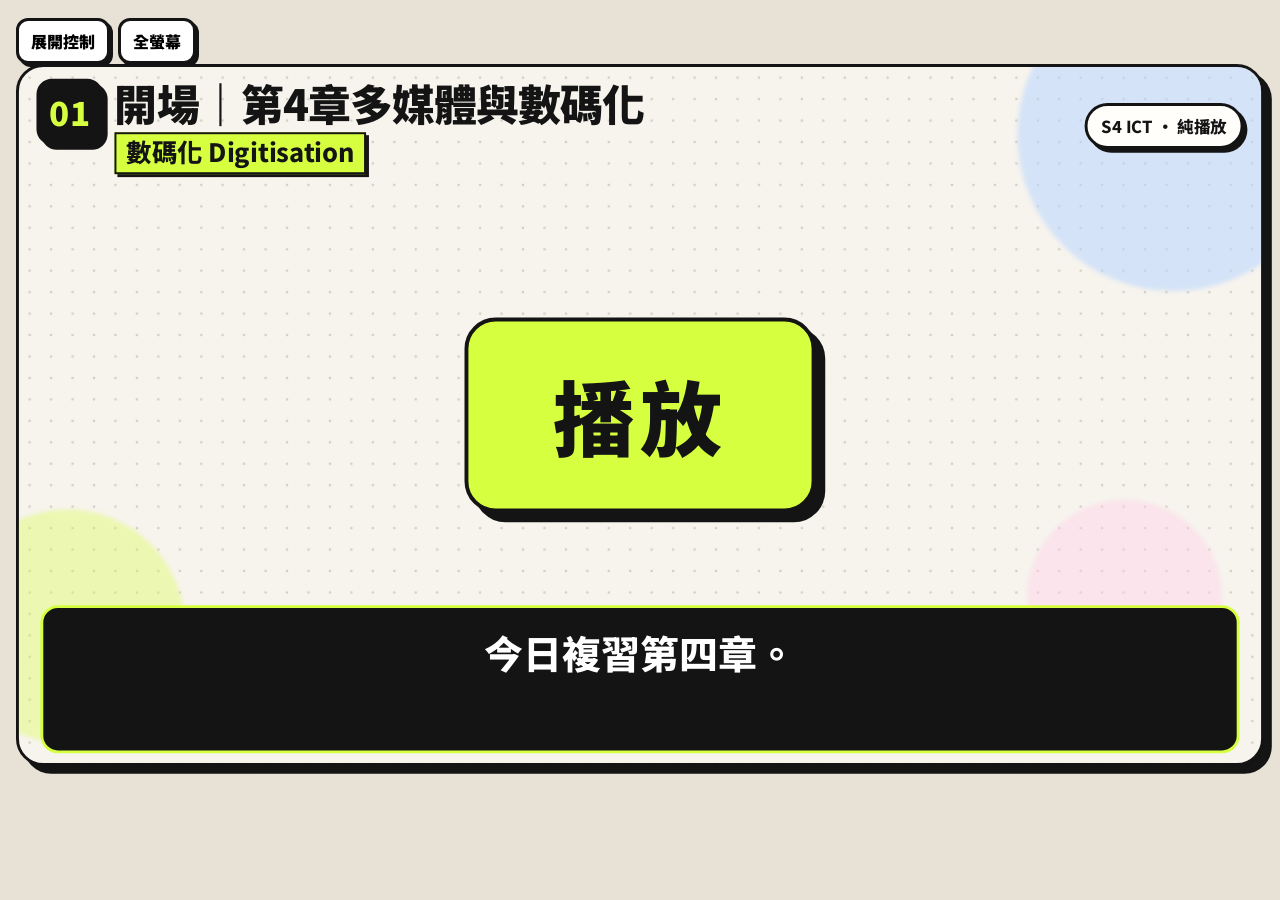
<file: index.html>
<!DOCTYPE html>
<html lang="zh-HK">
<head>
  <meta charset="utf-8">
  <meta name="viewport" content="width=device-width, initial-scale=1">
  <script>
    (function () {
      var size = "l";
      try {
        var saved = localStorage.getItem("ch4-player-sub-size");
        if (saved === "s" || saved === "m" || saved === "l") size = saved;
      } catch (err) {}
      document.documentElement.setAttribute("data-sub-size", size);

      try {
        if (localStorage.getItem("ch4-ui-collapse-dock") === "open") {
          document.documentElement.classList.add("dock-open");
        }
      } catch (err2) {}
    })();
  </script>
  <title>第4章 多媒體元素及數碼化 · 純播放複習</title>
  <link rel="preconnect" href="https://fonts.googleapis.com">
  <link rel="preconnect" href="https://fonts.gstatic.com" crossorigin>
  <link href="https://fonts.googleapis.com/css2?family=Noto+Sans+SC:wght@500;700;900&family=Noto+Sans+TC:wght@500;700;900&family=Noto+Sans:wght@500;700;900&display=swap" rel="stylesheet">
  <link rel="stylesheet" href="css/player.css">
</head>
<body>
  <main class="page">
    <h1 class="sr-only">第4章 多媒體元素及數碼化 純播放複習</h1>
    <div class="player-shell" id="playerShell">
      <div class="chrome-bar" id="chromeBar">
        <button type="button" class="ctrl" id="panelToggle" data-testid="dock-toggle" aria-expanded="false" aria-controls="controlDock">
          <span class="when-collapsed">展開控制</span>
          <span class="when-open">收合控制</span>
        </button>
        <button type="button" class="ctrl" id="fsBtn" data-testid="fullscreen" aria-pressed="false">全螢幕</button>
      </div>
      <div class="dock-clip" id="dockClip">
        <div class="dock-clip-inner">
        <section class="dock" id="controlDock" aria-label="播放控制">
          <div class="dock-row">
            <button type="button" class="ctrl primary" id="playBtn" data-testid="play">播放</button>
            <button type="button" class="ctrl" id="pauseBtn" data-testid="pause" disabled>暫停</button>
            <button type="button" class="ctrl" id="prevBtn" data-testid="prev">上一節</button>
            <button type="button" class="ctrl" id="nextBtn" data-testid="next">下一節</button>
            <button type="button" class="ctrl" id="replayBtn" data-testid="replay">重播</button>
            <span class="beat-id" id="beatId" data-testid="beatId">B01 · 1/15</span>
            <span class="clock" id="clock" data-testid="clock">00:00 / 00:00</span>
          </div>
          <label class="sr-only" for="scrub">進度</label>
          <input class="scrub" id="scrub" data-testid="scrub" type="range" min="0" max="1000" step="1" value="0">

          <div class="dock-row">
            <span class="field-label">聲線</span>
            <button type="button" class="ctrl is-on" data-lang="yue" data-testid="lang-yue" aria-pressed="true">粵語 <small class="track-state">已就緒</small></button>
            <button type="button" class="ctrl" data-lang="cmn" data-testid="lang-cmn" aria-pressed="false">普通話 <small class="track-state">已就緒</small></button>
            <button type="button" class="ctrl" data-lang="en" data-testid="lang-en" aria-pressed="false">English <small class="track-state">已就緒</small></button>
            <button type="button" class="ctrl is-on" id="subsBtn" data-testid="subs" aria-pressed="true">字幕開</button>
            <div class="sub-size-group" role="group" aria-label="字幕大小">
              <span class="field-label">大小</span>
              <button type="button" class="ctrl" data-sub-size="s" data-testid="sub-size-s" aria-pressed="false">小</button>
              <button type="button" class="ctrl" data-sub-size="m" data-testid="sub-size-m" aria-pressed="false">中</button>
              <button type="button" class="ctrl" data-sub-size="l" data-testid="sub-size-l" aria-pressed="true">大</button>
            </div>
          </div>

          <div class="dock-row">
            <label class="field-label" for="speedSlider">播放速度</label>
            <input id="speedSlider" data-testid="speed" type="range" min="0.5" max="2" step="0.05" value="1">
            <span class="speed-readout" id="speedReadout">1x</span>
            <button type="button" class="ctrl" data-speed="0.75">0.75x</button>
            <button type="button" class="ctrl is-on" data-speed="1">1x</button>
            <button type="button" class="ctrl" data-speed="1.25">1.25x</button>
            <button type="button" class="ctrl" data-speed="1.5">1.5x</button>
            <button type="button" class="ctrl" data-speed="2">2x</button>
          </div>

          <div class="dock-row">
            <label class="field-label" for="waitSlider">旁白停頓</label>
            <input id="waitSlider" data-testid="wait" type="range" min="0" max="3" step="0.1" value="0.5">
            <span class="wait-readout" id="waitReadout">0.5 秒</span>
            <button type="button" class="ctrl is-on" data-wait="0.5">短</button>
            <button type="button" class="ctrl" data-wait="1.5">中</button>
            <button type="button" class="ctrl" data-wait="3">長</button>
          </div>
          <p class="status" id="status" data-testid="status">正在準備畫面…</p>
        </section>
        </div>
      </div>

      <div class="stage-slot" id="stageSlot">
        <div class="stage-scale" id="stageScale">
          <div class="stage" id="stage" role="region" aria-label="第4章動畫畫面">
            <div class="blob blob-a"></div>
            <div class="blob blob-b"></div>
            <div class="blob blob-c"></div>
            <header class="topbar">
              <div class="badge" id="beatBadge">01</div>
              <div class="title-wrap">
                <p class="beat-title" id="beatTitle">開場｜第4章多媒體與數碼化</p>
                <div class="kw" id="beatKeyword">數碼化 Digitisation</div>
              </div>
              <div class="chapter-pill">S4 ICT · 純播放</div>
            </header>
            <div class="scene-stack" id="sceneStack"></div>
            <div class="dwell-chip" id="dwellChip" hidden>停頓</div>
            <div class="sub-wrap">
              <p class="sub-bar" id="subtitle" aria-live="polite"></p>
            </div>
            <button type="button" class="transport-overlay" id="stagePlay" data-testid="stage-play">播放</button>
            <button type="button" class="transport-overlay" id="stageReplay" data-testid="stage-replay" hidden>重播</button>
            <p class="stage-pause-hint" id="stagePauseHint" data-testid="stage-pause-hint" hidden aria-hidden="true"><span class="stage-pause-bars"></span>暫停</p>
          </div>
        </div>
      </div>
      <p class="fs-hint" id="fsHint" role="status" hidden></p>
    </div>
  </main>
  <script src="vendor/gsap.min.js"></script>
  <script>
    if (!window.gsap) {
      document.write('<script src="https://cdn.jsdelivr.net/npm/gsap@3.12.5/dist/gsap.min.js"><' + '/script>');
    }
  </script>
  <script src="js/beats.js"></script>
  <script src="js/cues.js"></script>
  <script src="js/scenes.js"></script>
  <script src="js/player.js"></script>
  <script src="js/ui.js"></script>
</body>
</html>
</file>
<file: css/player.css>
:root {
  --cream: #F7F4EE;
  --ink: #141414;
  --lime: #D6FF3F;
  --card: #FFFEFB;
  --red: #E23B3B;
  --blue: #B9D6FF;
  --mint: #B8F2D0;
  --pink: #FFD0E8;
  --stroke: 3px;
  --shadow: 6px 6px 0 var(--ink);
  --dock-shadow: 8px 8px 0 var(--ink);
  --sub-size: 40px;
  --sub-lh: 1.38;
  --sub-pad-y: 18px;
  --scene-bottom: 180px;
  font-family: "Noto Sans TC", "Noto Sans SC", "Noto Sans", "PingFang HK", "Microsoft JhengHei", "Heiti TC", sans-serif;
}

:root[data-sub-size="s"] {
  --sub-size: 20px;
  --sub-lh: 1.45;
  --sub-pad-y: 12px;
  --scene-bottom: 128px;
}

:root[data-sub-size="m"] {
  --sub-size: 30px;
  --sub-lh: 1.42;
  --sub-pad-y: 15px;
  --scene-bottom: 152px;
}

:root[data-sub-size="l"] {
  --sub-size: 40px;
  --sub-lh: 1.38;
  --sub-pad-y: 18px;
  --scene-bottom: 180px;
}

* { box-sizing: border-box; }

body {
  margin: 0;
  background: #E7E1D6;
  color: var(--ink);
}

button, input { font-family: inherit; }

.page {
  padding: 18px 16px 28px;
}

@media (max-width: 640px) {
  .page { padding: 8px 8px 18px; }
}

.stage-slot {
  width: min(1280px, 100%);
  margin: 0 auto;
}

.stage-scale {
  position: relative;
  margin: 0 auto;
}

.stage {
  position: absolute;
  left: 0;
  top: 0;
  width: 1280px;
  height: 720px;
  transform-origin: top left;
  background-color: var(--cream);
  background-image: radial-gradient(#d4cfc4 1.5px, transparent 1.6px);
  background-size: 22px 22px;
  border: 3px solid var(--ink);
  border-radius: 28px;
  box-shadow: var(--dock-shadow);
  overflow: hidden;
  touch-action: manipulation;
}

.stage.is-tappable {
  cursor: pointer;
}

.blob {
  position: absolute;
  border-radius: 50%;
  pointer-events: none;
  filter: blur(2px);
}

.blob-a { width: 320px; height: 320px; background: rgba(185, 214, 255, 0.55); top: -90px; right: -70px; }
.blob-b { width: 240px; height: 240px; background: rgba(214, 255, 63, 0.35); bottom: 20px; left: -70px; }
.blob-c { width: 200px; height: 200px; background: rgba(255, 208, 232, 0.45); bottom: 70px; right: 40px; }

.topbar {
  position: absolute;
  z-index: 4;
  top: 12px;
  left: 18px;
  right: 18px;
  display: flex;
  gap: 12px;
  align-items: flex-start;
}

.badge {
  width: 68px;
  height: 68px;
  flex: 0 0 auto;
  display: grid;
  place-items: center;
  background: var(--ink);
  color: var(--lime);
  font-size: 34px;
  font-weight: 900;
  border-radius: 16px;
  border: 3px solid var(--ink);
  box-shadow: 5px 5px 0 var(--ink);
}

.title-wrap { min-width: 0; padding-top: 0; }

.beat-title {
  margin: 0;
  font-size: 44px;
  line-height: 1.12;
  font-weight: 900;
  letter-spacing: -0.02em;
}

.kw {
  display: inline-block;
  margin-top: 6px;
  padding: 2px 10px 4px;
  background: var(--lime);
  border: 2px solid var(--ink);
  box-shadow: 3px 3px 0 var(--ink);
  font-size: 26px;
  font-weight: 800;
  line-height: 1.25;
  transform-origin: left center;
}

.chapter-pill {
  margin-left: auto;
  align-self: center;
  background: var(--card);
  border: 3px solid var(--ink);
  border-radius: 999px;
  box-shadow: 4px 4px 0 var(--ink);
  padding: 8px 14px;
  font-weight: 800;
  font-size: 17px;
  white-space: nowrap;
}

.scene-stack { position: absolute; inset: 0; z-index: 2; }

.scene {
  position: absolute;
  left: 24px;
  right: 24px;
  top: 116px;
  bottom: var(--scene-bottom);
  opacity: 0;
  overflow: hidden;
  font-size: 22px;
  line-height: 1.35;
}

/* height:100% on these roots ignored bottom and slid under the caption. */
.scene.fmt-row,
.scene.hw,
.scene.bitmap-layout,
.scene.vector-layout,
.scene.formula-layout {
  height: auto;
}

.sub-wrap {
  position: absolute;
  z-index: 5;
  left: 22px;
  right: 22px;
  bottom: 10px;
  display: flex;
  justify-content: center;
  align-items: flex-end;
  pointer-events: none;
}

.sub-bar {
  margin: 0;
  width: 100%;
  max-width: 1236px;
  box-sizing: border-box;
  background: var(--ink);
  color: #fff;
  border: 3px solid var(--lime);
  border-radius: 18px;
  padding: var(--sub-pad-y) 26px;
  min-height: calc(var(--sub-size) * var(--sub-lh) * 2 + var(--sub-pad-y) * 2 + 6px);
  font-size: var(--sub-size);
  font-weight: 800;
  line-height: var(--sub-lh);
  text-align: center;
  white-space: pre-line;
  display: -webkit-box;
  -webkit-line-clamp: 2;
  -webkit-box-orient: vertical;
  overflow: hidden;
}

.stage.subs-off .sub-bar { visibility: hidden; }

.dwell-chip {
  position: absolute;
  z-index: 6;
  top: 128px;
  right: 40px;
  background: var(--lime);
  border: 3px solid var(--ink);
  box-shadow: 4px 4px 0 var(--ink);
  border-radius: 999px;
  padding: 6px 12px;
  font-weight: 900;
  font-size: 16px;
}

.dwell-chip[hidden] { display: none !important; }

.sticker {
  background: var(--card);
  border: 3px solid var(--ink);
  border-radius: 18px;
  box-shadow: var(--shadow);
}

.hero {
  display: flex;
  justify-content: space-between;
  align-items: center;
  gap: 16px;
  padding: 10px 16px;
}

.hero h2 {
  margin: 0;
  font-size: 52px;
  line-height: 1.08;
  letter-spacing: -0.03em;
}

.eyebrow { margin: 0 0 4px; font-weight: 800; font-size: 22px; }

.icon-row {
  display: flex;
  justify-content: center;
  gap: 14px;
  margin-top: 12px;
}

.icon-card {
  flex: 1;
  width: auto;
  height: 150px;
  display: flex;
  flex-direction: column;
  align-items: center;
  justify-content: center;
  gap: 6px;
  font-weight: 900;
  font-size: 32px;
}

.icon-card svg { width: 86px; height: 72px; }

.sweep {
  position: relative;
  height: 52px;
  margin-top: 10px;
}

.sweep-arrow {
  position: absolute;
  top: 6px;
  left: 0;
  background: var(--ink);
  color: var(--lime);
  font-weight: 900;
  font-size: 28px;
  padding: 6px 14px;
  border-radius: 999px;
  border: 3px solid var(--ink);
  box-shadow: 4px 4px 0 var(--lime);
  white-space: nowrap;
}

.wave-card { padding: 6px 10px 2px; }
.wave-card svg, .panel svg { width: 100%; height: 180px; display: block; }

.step-row {
  display: flex;
  gap: 12px;
  margin-top: 10px;
}

.step {
  flex: 1;
  display: flex;
  align-items: center;
  gap: 12px;
  padding: 10px 14px;
  font-size: 34px;
}

.step span {
  width: 56px;
  height: 56px;
  display: grid;
  place-items: center;
  background: var(--ink);
  color: var(--lime);
  border-radius: 14px;
  font-weight: 900;
  flex: 0 0 auto;
}

.step b { display: block; font-size: 34px; line-height: 1.15; }
.step small { font-size: 20px; font-weight: 700; }

.plot { position: relative; height: 320px; }
.plot svg.wave { position: absolute; left: 0; top: 0; }

.tick {
  position: absolute;
  top: 12px;
  height: 226px;
  border-left: 3px dashed rgba(20, 20, 20, 0.45);
}

.dot {
  position: absolute;
  width: 16px;
  height: 16px;
  margin-left: -8px;
  margin-top: -8px;
  border-radius: 50%;
  background: var(--lime);
  border: 3px solid var(--ink);
  box-shadow: 2px 2px 0 var(--ink);
}

.rate-row {
  display: flex;
  align-items: center;
  gap: 14px;
  margin-top: 8px;
}

.fake-slider {
  position: relative;
  flex: 1;
  height: 22px;
  background: #fff;
  border: 3px solid var(--ink);
  border-radius: 999px;
  box-shadow: 3px 3px 0 var(--ink);
}

.knob {
  position: absolute;
  top: -10px;
  left: 4px;
  width: 36px;
  height: 36px;
  border-radius: 50%;
  background: var(--lime);
  border: 3px solid var(--ink);
}

.rate-row > b { font-size: 26px; }
.rate-label { position: relative; min-height: 48px; font-size: 22px; }
.rate-label span { display: block; }
.rate-b { position: absolute; inset: 4px 8px auto; }

.rate-label {
  min-width: 188px;
  text-align: center;
  font-weight: 900;
  background: var(--card);
  border: 3px solid var(--ink);
  border-radius: 12px;
  box-shadow: 3px 3px 0 var(--ink);
  padding: 6px 8px;
}

.ladder {
  position: absolute;
  top: 16px;
  bottom: 46px;
  right: 24px;
  width: 250px;
}

.rung {
  position: absolute;
  left: 0;
  right: 0;
  border-top: 3px solid var(--ink);
}

.rung.fine { border-top-color: rgba(20, 20, 20, 0.35); }

.bit-meter {
  position: absolute;
  left: 24px;
  top: 24px;
  width: 92px;
  height: 230px;
  background: #fff;
  border: 3px solid var(--ink);
  border-radius: 16px;
  box-shadow: var(--shadow);
  overflow: hidden;
}

.bit-meter i {
  position: absolute;
  left: 0;
  right: 0;
  bottom: 0;
  height: 18%;
  background: var(--lime);
  border-top: 3px solid var(--ink);
}

.bit-readout {
  position: absolute;
  left: 24px;
  bottom: 8px;
  font-weight: 900;
  font-size: 24px;
  background: var(--ink);
  color: var(--lime);
  border-radius: 10px;
  padding: 4px 8px;
}

.hw {
  display: grid;
  grid-template-columns: 1.25fr 0.75fr;
  gap: 16px;
  height: 100%;
}

.hw-card { padding: 14px 16px; height: 100%; position: relative; }
.hw-card h3 { margin: 0 0 8px; font-size: 28px; }

.flow {
  display: flex;
  align-items: center;
  gap: 8px;
  flex-wrap: wrap;
}

.chip-box {
  min-width: 92px;
  text-align: center;
  padding: 10px 8px;
  font-weight: 900;
  font-size: 22px;
}

.bits { display: flex; gap: 5px; }
.bits b {
  width: 32px;
  height: 42px;
  display: grid;
  place-items: center;
  background: var(--ink);
  color: var(--lime);
  border-radius: 8px;
  border: 2px solid var(--ink);
  font-size: 20px;
}

.mini-wave { width: 120px; height: 46px; }

.sensor {
  display: grid;
  grid-template-columns: repeat(8, 1fr);
  gap: 4px;
  width: 280px;
  margin-top: 12px;
}

.sensor i {
  aspect-ratio: 1;
  background: #e7e1d6;
  border: 2px solid var(--ink);
  border-radius: 4px;
}

.sensor-labels { display: flex; gap: 8px; margin-top: 12px; }
.sensor-labels span {
  font-weight: 900;
  font-size: 22px;
  border: 3px solid var(--ink);
  border-radius: 10px;
  padding: 6px 10px;
  background: #fff;
  box-shadow: 3px 3px 0 var(--ink);
}

.split {
  display: grid;
  grid-template-columns: 1fr 1fr;
  gap: 12px;
  height: 280px;
}

.panel { padding: 10px 12px 0; position: relative; height: 100%; }
.panel h3 { margin: 0 0 2px; font-size: 26px; }
.panel svg { height: 200px; }

.particles { position: absolute; inset: 70px 20px 30px; pointer-events: none; }
.particle {
  position: absolute;
  width: 14px;
  height: 14px;
  border-radius: 50%;
  background: var(--red);
  border: 2px solid var(--ink);
}
.loss-tag {
  position: absolute;
  font-weight: 900;
  font-size: 22px;
  color: var(--red);
  background: #fff;
  border: 3px solid var(--red);
  border-radius: 10px;
  padding: 2px 8px;
}

.stamp-wrap { display: flex; justify-content: center; margin-top: 16px; }
.stamp {
  display: inline-block;
  border: 4px solid var(--red);
  color: var(--red);
  background: rgba(255, 254, 251, 0.92);
  font-weight: 900;
  font-size: 32px;
  padding: 6px 12px;
  border-radius: 12px;
  letter-spacing: 0.01em;
}

.bitmap-layout, .vector-layout, .formula-layout {
  display: grid;
  grid-template-columns: 340px 1fr;
  gap: 18px;
  height: 100%;
}

.px-frame {
  width: 300px;
  height: 240px;
  overflow: hidden;
  border: 3px solid var(--ink);
  border-radius: 16px;
  box-shadow: var(--shadow);
  background: #fff;
}

.px-grid {
  width: 300px;
  height: 240px;
  display: grid;
  grid-template-columns: repeat(10, 1fr);
  grid-template-rows: repeat(8, 1fr);
  gap: 2px;
  padding: 4px;
  background: var(--ink);
}

.px-grid i { display: block; background: #F7F4EE; }

.side-stack { display: flex; flex-direction: column; gap: 12px; }
.meter-row { display: flex; gap: 18px; }
.meter-col { display: flex; flex-direction: column; align-items: center; gap: 6px; font-weight: 800; font-size: 20px; }
.meter {
  width: 42px;
  height: 150px;
  background: #fff;
  border: 3px solid var(--ink);
  border-radius: 12px;
  box-shadow: 4px 4px 0 var(--ink);
  position: relative;
  overflow: hidden;
}
.meter i {
  position: absolute;
  left: 0; right: 0; bottom: 0;
  height: 8%;
  background: var(--lime);
  border-top: 3px solid var(--ink);
}

.swatches { display: flex; gap: 10px; }
.swatch {
  flex: 1;
  padding: 8px;
  text-align: center;
  font-weight: 800;
}
.swatch b { display: block; font-size: 22px; }
.swatch i { display: block; height: 28px; margin-bottom: 6px; border: 2px solid var(--ink); border-radius: 6px; }

.formula-board { padding: 10px 12px; display: flex; flex-direction: column; gap: 8px; }
.formula-row { display: flex; gap: 8px; align-items: flex-start; }
.kicker {
  flex: 0 0 auto;
  font-weight: 900;
  font-size: 20px;
  background: var(--ink);
  color: var(--lime);
  border-radius: 10px;
  padding: 6px 8px;
  margin-top: 2px;
}
.terms { display: flex; flex-wrap: wrap; gap: 8px; align-items: center; }
.term {
  display: inline-flex;
  align-items: center;
  background: #fff;
  border: 3px solid var(--ink);
  border-radius: 12px;
  box-shadow: 3px 3px 0 var(--ink);
  padding: 4px 8px;
  font-weight: 800;
  font-size: 22px;
  line-height: 1.25;
}
.bar-track {
  height: 36px;
  border: 3px solid var(--ink);
  border-radius: 12px;
  background: #fff;
  box-shadow: 4px 4px 0 var(--ink);
  position: relative;
  overflow: hidden;
}
.bar {
  height: 100%;
  width: 0;
  background: var(--lime);
  border-right: 3px solid var(--ink);
}
.bar-val {
  position: absolute;
  right: 8px;
  top: 3px;
  font-weight: 900;
  background: #fff;
  border: 2px solid var(--ink);
  border-radius: 8px;
  padding: 0 6px;
}
.eq-live { font-weight: 900; font-size: 26px; line-height: 1.3; }

.fmt-row, .recap-row, .vchip-row {
  display: flex;
  gap: 14px;
}
.fmt-row { height: 100%; }
.recap-row { min-height: 0; align-items: stretch; }
.fmt-card, .recap-panel {
  flex: 1;
  min-width: 0;
  padding: 12px 10px 10px;
  display: flex;
  flex-direction: column;
  gap: 6px;
}
.fmt-card h3, .recap-panel h3 { margin: 0; font-size: 36px; line-height: 1.1; }
.fmt-card p, .recap-panel p { margin: 0; font-weight: 700; font-size: 22px; line-height: 1.35; }
.fmt-ico { height: 64px; display: grid; place-items: center; }
.file-bar {
  height: 18px;
  width: 30%;
  background: var(--ink);
  border-radius: 6px;
}
.checker {
  width: 70px;
  height: 54px;
  border: 3px solid var(--ink);
  background-image:
    linear-gradient(45deg, #ccc 25%, transparent 25%),
    linear-gradient(-45deg, #ccc 25%, transparent 25%),
    linear-gradient(45deg, transparent 75%, #ccc 75%),
    linear-gradient(-45deg, transparent 75%, #ccc 75%);
  background-size: 16px 16px;
  background-position: 0 0, 0 8px, 8px -8px, -8px 0;
  background-color: #fff;
}
.shield {
  width: 54px;
  height: 64px;
  background: var(--mint);
  border: 3px solid var(--ink);
  border-radius: 8px 8px 26px 26px;
}
.film-dots { display: flex; gap: 4px; }
.film-dots i {
  width: 28px;
  height: 36px;
  border: 3px solid var(--ink);
  border-radius: 4px;
  background: var(--blue);
}

.zoom-frame {
  width: 360px;
  height: 300px;
  overflow: hidden;
  display: grid;
  place-items: center;
  background:
    linear-gradient(#f3f0e8, #f3f0e8);
}
.zoom-frame svg { width: 220px; height: 220px; }
.handle {
  fill: var(--lime);
  stroke: var(--ink);
  stroke-width: 3;
}
.file-badge {
  align-self: flex-start;
  padding: 10px 12px;
  font-weight: 900;
  font-size: 28px;
}
.photo-no {
  padding: 10px;
  text-align: center;
  font-weight: 800;
  font-size: 22px;
}
.photo-sil {
  height: 90px;
  margin: 8px auto;
  width: 120px;
  background: #c5c0b6;
  border: 3px solid var(--ink);
  border-radius: 12px;
}

.vchip {
  flex: 1;
  min-width: 0;
  text-align: center;
  padding: 14px 6px;
  font-weight: 900;
  font-size: 34px;
  align-self: center;
}
.vchip small {
  display: block;
  margin-top: 8px;
  font-size: 18px;
  background: var(--lime);
  border: 2px solid var(--ink);
  border-radius: 999px;
  padding: 2px 6px;
}
.path-line { width: 100%; height: 120px; margin-bottom: 10px; }
.vector-layout { grid-template-columns: 420px 1fr; align-items: center; }
.vector-side { display: flex; flex-direction: column; gap: 16px; }

.unit-row { display: flex; gap: 8px; align-items: center; font-weight: 900; font-size: 20px; line-height: 1.3; flex-wrap: wrap; }
.unit-row > span:not(.unit) { flex: 1; min-width: 12em; }
.unit {
  border: 3px solid var(--ink);
  border-radius: 10px;
  padding: 4px 8px;
  background: #fff;
  box-shadow: 3px 3px 0 var(--ink);
}
.film-strip {
  display: flex;
  gap: 4px;
  transform-origin: left center;
}
.film-strip i {
  width: 46px;
  height: 32px;
  background: var(--blue);
  border: 3px solid var(--ink);
  border-radius: 4px;
}
.wave-bars {
  display: flex;
  align-items: flex-end;
  gap: 4px;
  height: 72px;
}
.wave-bars i {
  width: 12px;
  background: var(--ink);
  border-radius: 4px 4px 0 0;
  transform-origin: bottom center;
}

.recap-panel ol { margin: 8px 0 0; padding-left: 22px; font-weight: 800; font-size: 22px; }
.mini-row { display: flex; gap: 6px; margin-top: auto; }
.mini-row span {
  flex: 1;
  min-width: 0;
  text-align: center;
  font-weight: 900;
  font-size: 18px;
  background: var(--lime);
  border: 2px solid var(--ink);
  border-radius: 10px;
  padding: 6px 2px;
}

.dock {
  width: min(1280px, 100%);
  margin: 16px auto 0;
  background: var(--card);
  border: 3px solid var(--ink);
  border-radius: 22px;
  box-shadow: var(--dock-shadow);
  padding: 14px 14px 10px;
  display: flex;
  flex-direction: column;
  gap: 10px;
}

.dock-row {
  display: flex;
  flex-wrap: wrap;
  gap: 8px;
  align-items: center;
}

.ctrl {
  border: 3px solid var(--ink);
  background: #fff;
  border-radius: 12px;
  box-shadow: 3px 3px 0 var(--ink);
  font-weight: 900;
  font-size: 16px;
  padding: 8px 12px;
  cursor: pointer;
}

.ctrl:active:not(:disabled) { transform: translate(2px, 2px); box-shadow: none; }
.ctrl:disabled { opacity: 0.38; cursor: not-allowed; }
.ctrl.is-on, .ctrl.primary { background: var(--lime); }
.ctrl:focus-visible, input:focus-visible {
  outline: 3px solid var(--ink);
  outline-offset: 2px;
}

.clock, .beat-id, .field-label, .status {
  font-weight: 800;
}

.clock { margin-left: auto; font-variant-numeric: tabular-nums; font-size: 18px; }
.beat-id { min-width: 92px; }

.scrub {
  width: 100%;
  height: 22px;
  accent-color: var(--ink);
  cursor: pointer;
}

.field-label { margin-right: 4px; }

.sub-size-group {
  display: inline-flex;
  flex-wrap: nowrap;
  gap: 8px;
  align-items: center;
}
.speed-readout, .wait-readout { min-width: 64px; font-weight: 900; }

.status {
  margin: 0;
  font-size: 14px;
  line-height: 1.4;
}

.sr-only {
  position: absolute;
  width: 1px;
  height: 1px;
  padding: 0;
  margin: -1px;
  overflow: hidden;
  clip: rect(0, 0, 0, 0);
  border: 0;
}

.gsap-missing {
  width: min(1280px, 100%);
  margin: 12px auto;
  background: #fff;
  border: 3px solid var(--red);
  padding: 12px 14px;
  font-weight: 800;
}

/* Top chrome. The dock grows downward from this bar and retracts upward. */

html:not(.dock-open) .when-open {
  display: none;
}

html.dock-open .when-collapsed {
  display: none;
}

.chrome-bar {
  width: min(1280px, 100%);
  margin: 0 auto;
  display: flex;
  flex-wrap: wrap;
  gap: 8px;
  align-items: center;
}

.chrome-bar .ctrl {
  min-height: 44px;
}

.dock-clip {
  display: grid;
  grid-template-rows: 0fr;
  width: min(1280px, 100%);
  margin: 0 auto;
  transition: grid-template-rows 280ms ease;
}

html.dock-open .dock-clip {
  grid-template-rows: 1fr;
}

.dock-clip-inner {
  min-height: 0;
  overflow: hidden;
}

.dock-clip > .dock-clip-inner > .dock {
  margin: 0;
  transform-origin: top center;
}

html:not(.dock-open) .dock-clip-inner {
  visibility: hidden;
  pointer-events: none;
  transition: visibility 0s linear 280ms;
}

html.dock-open .dock-clip-inner {
  visibility: visible;
  pointer-events: auto;
  transition: visibility 0s linear 0s;
}

@media (prefers-reduced-motion: reduce) {
  .dock-clip,
  .dock-clip-inner {
    transition: none;
  }
}

.player-shell:fullscreen,
.player-shell:-webkit-full-screen {
  position: relative;
  display: flex;
  flex-direction: column;
  box-sizing: border-box;
  width: 100%;
  height: 100%;
  margin: 0;
  padding: 0;
  background: #f7f4ee;
  overflow: hidden;
}

.player-shell.is-fs-fallback {
  position: fixed;
  inset: 0;
  z-index: 40;
  display: flex;
  flex-direction: column;
  box-sizing: border-box;
  width: 100%;
  height: 100%;
  height: 100dvh;
  margin: 0;
  padding: 0;
  background: #f7f4ee;
  overflow: hidden;
}

html.fs-lock,
html.fs-lock body {
  overflow: hidden;
  height: 100%;
}

.player-shell:fullscreen .chrome-bar,
.player-shell:-webkit-full-screen .chrome-bar,
.player-shell.is-fs-fallback .chrome-bar {
  position: relative;
  flex: 0 0 auto;
  z-index: 5;
  left: auto;
  bottom: auto;
  width: auto;
  max-width: none;
  margin: 0;
  padding: max(8px, env(safe-area-inset-top)) max(10px, env(safe-area-inset-right)) 8px max(10px, env(safe-area-inset-left));
  background: #fffefb;
  border-bottom: 3px solid #141414;
}

.player-shell:fullscreen .dock-clip,
.player-shell:-webkit-full-screen .dock-clip,
.player-shell.is-fs-fallback .dock-clip {
  flex: 0 0 auto;
  width: 100%;
  max-width: none;
  margin: 0;
  background: #fffefb;
}

.player-shell:fullscreen .dock,
.player-shell:-webkit-full-screen .dock,
.player-shell.is-fs-fallback .dock {
  position: relative;
  left: auto;
  right: auto;
  bottom: auto;
  width: auto;
  max-width: none;
  max-height: 40vh;
  margin: 0;
  border-radius: 0;
  box-shadow: none;
  overflow: auto;
}

.player-shell:fullscreen .stage-slot,
.player-shell:-webkit-full-screen .stage-slot,
.player-shell.is-fs-fallback .stage-slot {
  position: relative;
  flex: 1 1 auto;
  min-height: 0;
  inset: auto;
  width: 100%;
  max-width: none;
  height: auto;
  margin: 0;
  overflow: hidden;
  background: #f7f4ee;
}

.player-shell:fullscreen .stage,
.player-shell:-webkit-full-screen .stage,
.player-shell.is-fs-fallback .stage {
  border-radius: 0;
  border-width: 0;
  box-shadow: none;
}

.fs-hint {
  position: fixed;
  z-index: 60;
  left: 50%;
  bottom: 16px;
  transform: translateX(-50%);
  width: max-content;
  max-width: min(520px, calc(100% - 24px));
  margin: 0;
  padding: 10px 14px;
  background: #141414;
  color: #fff;
  border: 3px solid #d6ff3f;
  border-radius: 12px;
  box-shadow: 4px 4px 0 #d6ff3f;
  font-weight: 800;
  font-size: 15px;
  line-height: 1.4;
  text-align: center;
}

.fs-hint[hidden] {
  display: none !important;
}

.transport-overlay {
  position: absolute;
  z-index: 8;
  left: 50%;
  top: 50%;
  transform: translate(-50%, -50%);
  min-width: 360px;
  min-height: 200px;
  padding: 36px 64px;
  border: 4px solid var(--ink);
  border-radius: 32px;
  background: var(--lime);
  color: var(--ink);
  box-shadow: 10px 10px 0 var(--ink);
  font-family: inherit;
  font-size: 84px;
  font-weight: 900;
  line-height: 1;
  letter-spacing: 0.06em;
  cursor: pointer;
}

.transport-overlay:active {
  transform: translate(-50%, -50%) translate(4px, 4px);
  box-shadow: none;
}

.transport-overlay:focus-visible {
  outline: 4px solid var(--ink);
  outline-offset: 4px;
}

.transport-overlay[hidden] {
  display: none !important;
}

.stage-pause-hint {
  position: absolute;
  z-index: 7;
  left: 50%;
  top: 50%;
  display: flex;
  align-items: center;
  gap: 16px;
  margin: 0;
  padding: 16px 28px 18px;
  border: 4px solid var(--ink);
  border-radius: 24px;
  background: rgba(20, 20, 20, 0.92);
  color: #fff;
  box-shadow: 8px 8px 0 var(--lime);
  font-size: 44px;
  font-weight: 900;
  letter-spacing: 0.14em;
  line-height: 1;
  pointer-events: none;
  transform: translate(-50%, -50%);
  animation: stage-pause-in 0.18s ease-out both;
}

.stage-pause-bars {
  width: 32px;
  height: 42px;
  display: inline-grid;
  grid-template-columns: 1fr 1fr;
  gap: 8px;
  flex: 0 0 auto;
}

.stage-pause-bars::before,
.stage-pause-bars::after {
  content: "";
  background: var(--lime);
  border-radius: 4px;
}

.stage-pause-hint[hidden] {
  display: none !important;
}

@keyframes stage-pause-in {
  from { opacity: 0; transform: translate(-50%, -42%); }
  to { opacity: 1; transform: translate(-50%, -50%); }
}

@media (prefers-reduced-motion: reduce) {
  .stage-pause-hint { animation: none; }
}
</file>
